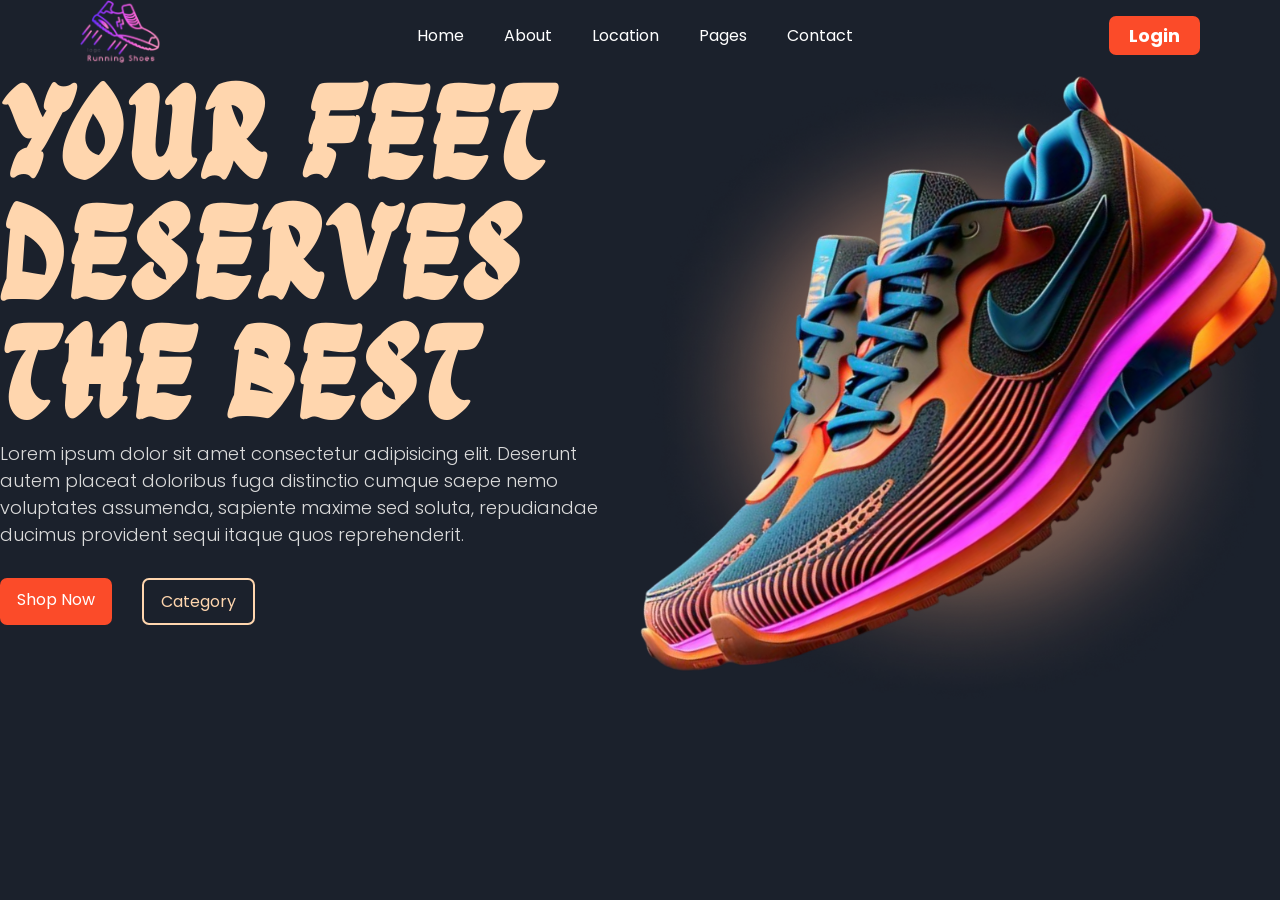
<file: index.html>
<!DOCTYPE html>
<html lang="en">

<head>
    <meta charset="UTF-8">
    <meta name="viewport" content="width=device-width, initial-scale=1.0">
    <link rel="stylesheet" href="./CSS/main.css">
    <title>SHOE SHOP</title>
</head>

<body>
    <header>
        <a href="./index.html" class="logo">
            <img src="./Assets/logo.png" alt="shoe logo">
        </a>
        <nav>
            <ul>
                <li><a href="" class="nav-link">Home</a></li>
                <li><a href="" class="nav-link">About</a></li>
                <li><a href="" class="nav-link">Location</a></li>
                <li><a href="" class="nav-link">Pages</a></li>
                <li><a href="" class="nav-link">Contact</a></li>
            </ul>
            
        </nav>
        <div class="nav-btn">
                <a href="" class="login-btn">
                    Login
                </a>
            </div>
    </header>

    <main>
        <section class="hero-section">
            <div class="left-hero">
                <h1 class="hero-title">Your feet deserves the best</h1>
                <p class="hero-content">Lorem ipsum dolor sit amet consectetur adipisicing elit. Deserunt autem placeat
                    doloribus fuga distinctio cumque saepe nemo voluptates assumenda, sapiente maxime sed soluta,
                    repudiandae ducimus provident sequi itaque quos reprehenderit.</p>
                    <div class="hero-links">
                      <a href="" class="hero-link-btn">Shop Now</a>
                      <a href="" class="hero-link-btn">Category</a>
                    </div>
            </div>
            <div class="right-hero">
              <img src="./Assets/bg-effact.png" alt="background" class="bg-offset">
              <img src="./Assets/shoes-img.png" alt="shoe" class="shoes-photo">
            </div>
        </section>
    </main>
</body>

</html>
</file>
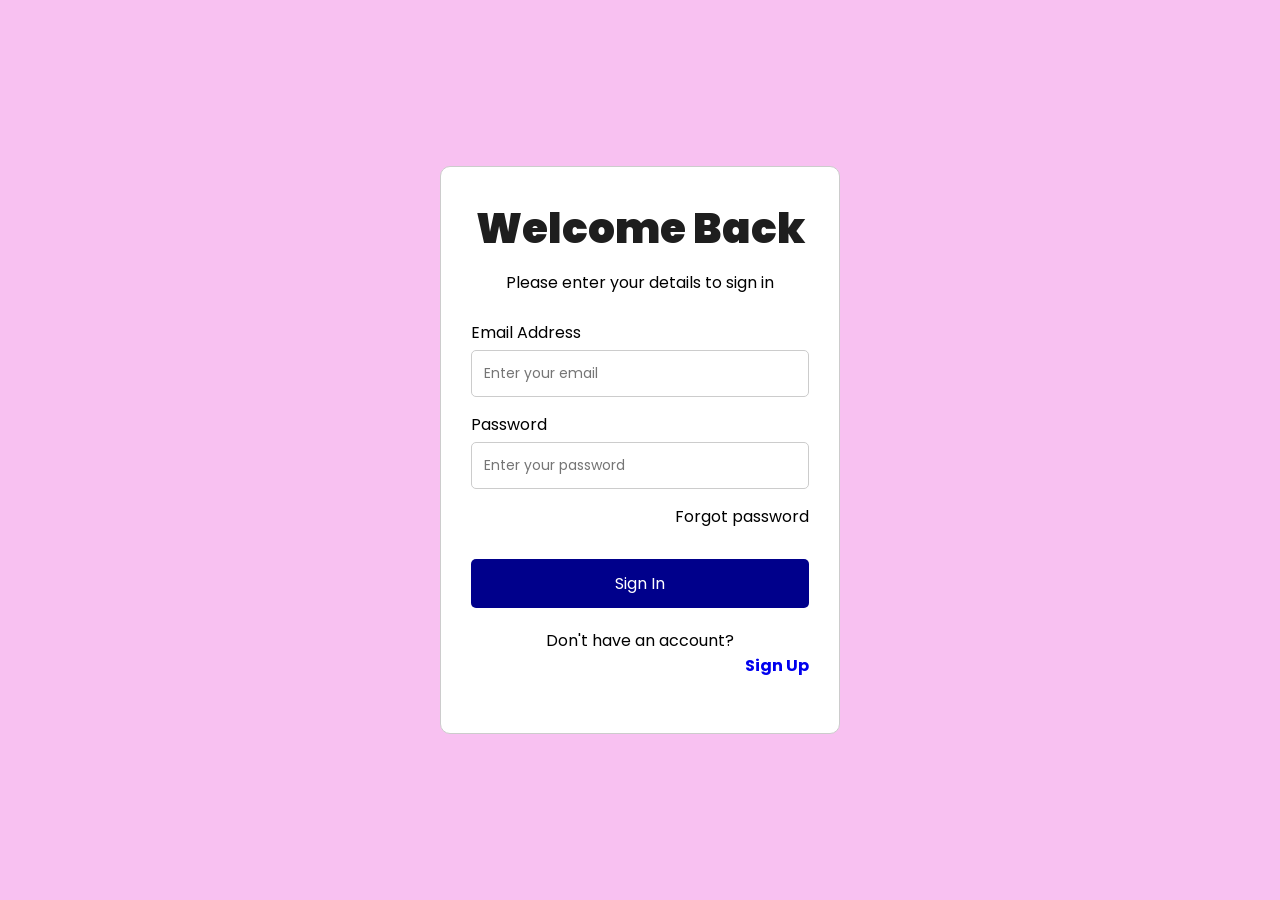
<file: Signin.html>
<!DOCTYPE html>
<html lang="en">
<head>
    <meta charset="UTF-8">
    <meta name="viewport" content="width=device-width, initial-scale=1.0">
    <title>Sign In</title>
    <link rel="stylesheet" href="style.css">
</head>
<body>
   <div class="signin-container">
    <h1>Welcome Back</h1>
    <p>Please enter your details to sign in</p>
    <label for="">Email Address</label>
    <input type="email" placeholder="Enter your email">

    <label for="">Password</label>
    <input type="password" placeholder="Enter your password">

    <p class="forgot-password">Forgot password</p>

    <button>Sign In</button>
    <p>Don't have an account? <a href="#">Sign Up</a></p>

   </div> 
</body>
</html>
</file>
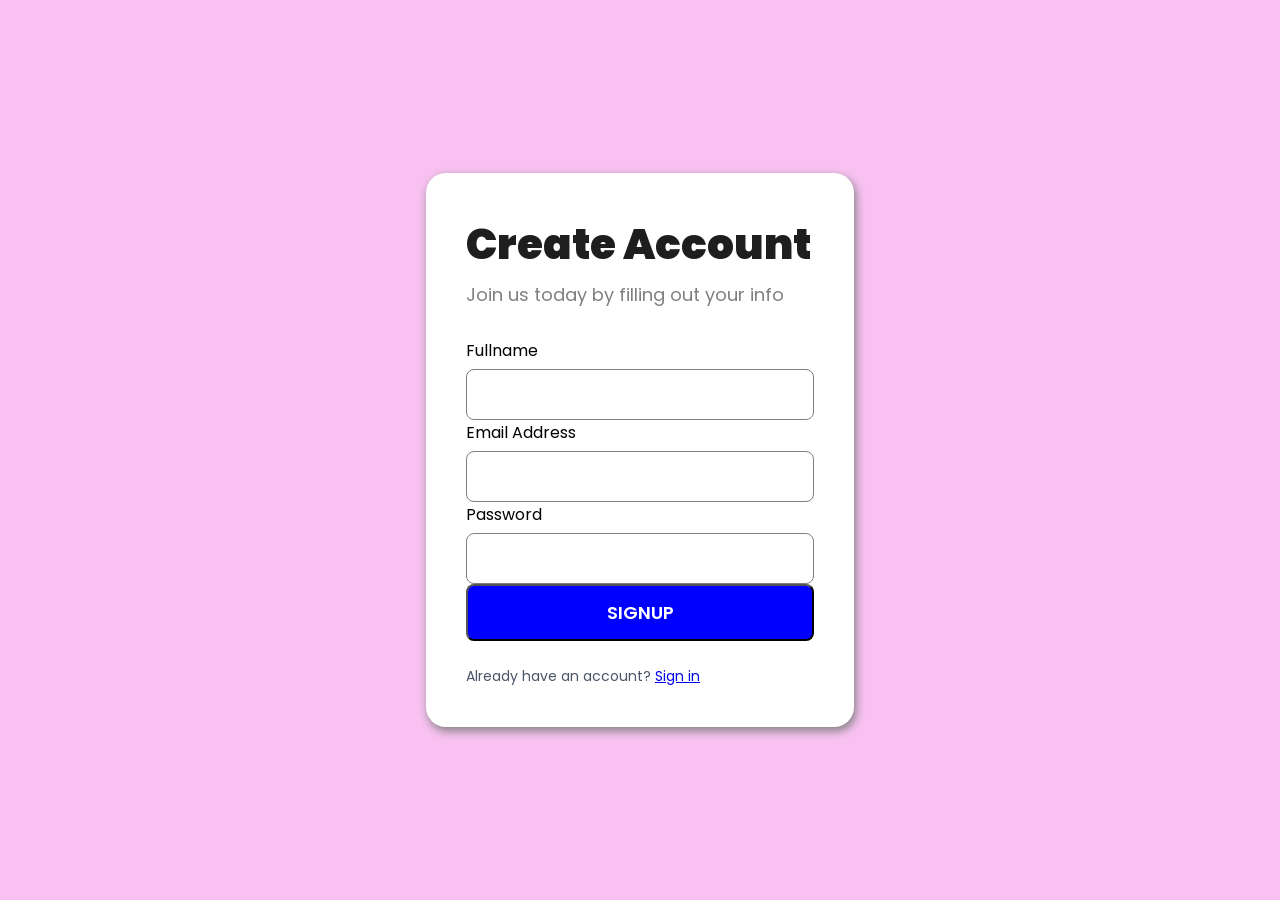
<file: Signup.html>
<!DOCTYPE html>
<html lang="en">
<head>
    <meta charset="UTF-8">
    <meta name="viewport" content="width=device-width, initial-scale=1.0">
    <link rel="stylesheet" href="./style.css">
    <title>SIGN UP</title>
</head>
<body>
  <main>
    <div class="form-container" id="form-box">
        <h1>Create Account</h1>
        <p class="subtitle"> Join us today by filling out your info</p>
        <form action="">
            <div class="input-group">
                <label for="Fullname">Fullname</label>
                <input type="text" name="signup-fullname" id="Fullname">
            </div>
            <div class="input-group">
                <label for="email">Email Address</label>
                <input type="email" name="signup-email" id="email">
            </div>
            <div class="input-group">
                <label for="">Password</label>
               <input type="password" name="signup-password" id="password">
            <div>
                <button type="submit" class="signup-btn">signup</button>
                <p class="switch-text"> Already have an account?
                    <a href="./Signin.html" class="switch-link">Sign in</a>
                </p>
            </div>
        </form>
    </div>
  </main>  
</body>
</html>
</file>
<file: CSS/main.css>
@import url('https://fonts.googleapis.com/css2?family=Ga+Maamli&family=Poppins:ital,wght@0,100;0,200;0,300;0,400;0,500;0,600;0,700;0,800;0,900;1,100;1,200;1,300;1,400;1,500;1,600;1,700;1,800;1,900&display=swap');

* {
    margin: 0;
    padding: 0;
    box-sizing: border-box;
    font-family: "Poppins", sans-serif;
}

body {
    width: 100%;
    height: 100vh;
    background-color: #1b212c;
}

a {
    text-decoration: none;
    cursor: pointer;
}

nav ul {
    display: flex;
    list-style: none;
}

nav ul li {
    display: inline-block;
    margin: 0 20px;
}

.logo {
    width: 80px;
    display: block;
}

.logo img {
    width: 100%;
}

nav ul li a {
    color: white;
    font-size: 16px;
}

nav ul li a:hover {
    color: #fb4b29;
}

.nav-btn .login-btn {
    background-color: #fb4b29;
    color: white;
    padding: 7px 20px;
    border-radius: 7px;
    cursor: pointer;
    font-size: 18px;
    font-weight: bold;
}

.nav-btn .login-btn:hover {
    background-color: transparent;
    color: #fb4b29;
    border: 1px solid #fb4b29;
}

header {
    height: 70px;
    display: flex;
    justify-content: space-between;
    padding: 0px 80px;
    align-items: center;   
}

.hero-section .left-hero {
    width: 50%;
    /* border: 1px solid red; */
}

.hero-section .right-hero {
    width: 50%;
    /* border: 1px solid blue; */
    position: relative;
}

.hero-section {
    display: flex;
}

.left-hero h1 {
    color: #ffd6ae;
    font-size: 8rem;
    font-family: "Ga Maamli", sans-serif;
    text-transform: uppercase;
    word-spacing: 4px;
    letter-spacing: 2px;
    line-height: 120px;
}

.left-hero p {
    font-size: 18px;
    font-weight: 300;
    color: #dbdbdb;
    margin: 10px 0px 30px 0px;
}

.hero-links {
    display: flex;
    gap: 30px;
}

.hero-links .hero-link-btn:first-child {
    background-color: #fb4b29;
    padding: 9px 17px;
    border-radius: 7px;
    color: white;
    cursor: pointer;
}

.hero-link-btn:last-child {
    background-color: transparent;
    padding: 9px 17px;
    border-radius: 7px;
    color: #ffd6ae;
    cursor: pointer;
    border: 2px solid #ffd6ae;
}

.bg-offset {
    width: 100%;
}

.shoes-photo {
    width: 100%;
    position: absolute;
    top: 5px;
    left: 0;
}
</file>
<file: style.css>
@import url('https://fonts.googleapis.com/css2?family=Poppins:ital,wght@0,100;0,200;0,300;0,400;0,500;0,600;0,700;0,800;0,900;1,100;1,200;1,300;1,400;1,500;1,600;1,700;1,800;1,900&display=swap');

*{
margin: 0;
padding: 0;
box-sizing: border-box;
font-family:"Poppins", sans-serif;
}

body {
    background-color: #e6d6;
    display: flex;
    justify-content: center;
    align-items: center;
    min-height: 100vh;
}
#form-box {
    /* border: 1px solid black; */
    background-color: white;
    width: 100%;
    max-width: 500px;
    border-radius: 20px;
    padding: 40px;
    box-shadow: 2px 4px 10px gray;
}

h1 {
    color: #1e1e1e;
    font-size: 42px;
    font-weight: 900;
    margin-bottom: 5px;
}

.subtitle {
 color: gray;
 font-size: 18px;  
 margin-bottom: 30px;
}
.input-group {
    border: 1px solid none; */
    margin-bottom: 25px;
}

.input-group label {
    display: block;
    font-size: 16px;
    color:blueviolet
    font-weight: 500;
    margin-bottom: 6px;
}

.input-group input {
    width: 100%;
    padding: 12px 15px;
    border-radius: 8px;
   outline: none; 
   font-size: 16px;
   border: 1px solid gray; 
}

.signup-btn {
    width: 100%;
    padding: 13px;
    background-color: blue;
    border-radius: 8px;
    color: white;
    text-transform: uppercase;
    font-size: 18px;
    font-weight: 600;
    cursor: pointer;
}

.signup-btn:hover {
    background-color: #5a6fd6;  
}

.switch-text {
    text-algn: center;
    margin-top: 25px;
    font-size: 14px;
    color: #4a5568;
}

.switch-link:hover {
    text-decoration: underline;
    color: navy;
}

.signin-container {
    width: 400px;
    margin: 50px;
    padding: 30px;
    border: 1px solid #ccc;
    border-radius: 10px;
}

.signin-container h1 {
    text-align: center;
    margin-bottom: 10px;
}

.signin-container p {
    text-align: center;
    margin-bottom: 25px;
}

.forgot-password {
    width: 100%;
    text-align: right;
    margin-bottom: 20px;
}

.signin-container input {
    width: 100%;
    padding: 12px;
    margin-bottom: 15px;
    box-sizing: border-box;
    border: 1px solid #ccc;
    font-size: 14px;
    transition: 0.3s;
}

.signin-container label {
    display: block;
    margin-bottom: 5px;
}

.signin-container a {
    display: block;
    text-align: right;
    margin-bottom: 20px;
}

.signin-container button {
    width: 100%;
    padding: 12px;
    border: none;
    border-radius: 5px;
    cursor: pointer;
    background-color: blue;
    color: white;
    font-size: 16px;
}

.signin-container button {
    background-color: darkblue;
    margin-top: 5px;
}

.signin-container p:last-child {
    text-align: center;
    margin-top: 20px;
}

.signin-container p:last-child a {
    text-decoration: none;
    font-weight: bold;
}

.signin-container {
    font-family: Arial, Helvetica, sans-serif;
}

.signin-container input {
    border: 1px solid #ccc;
    border-radius: 5px;
    font-size: 14px;
}

.signin-container input:focus {
    outline: none;
    border: 2px solid blue;
}
.signin-container {
    background-color: white;
}

.forgot-password {
    text-align: right !important;
    width: 100%;
    margin: 0 0 20px 0;
}
</file>
